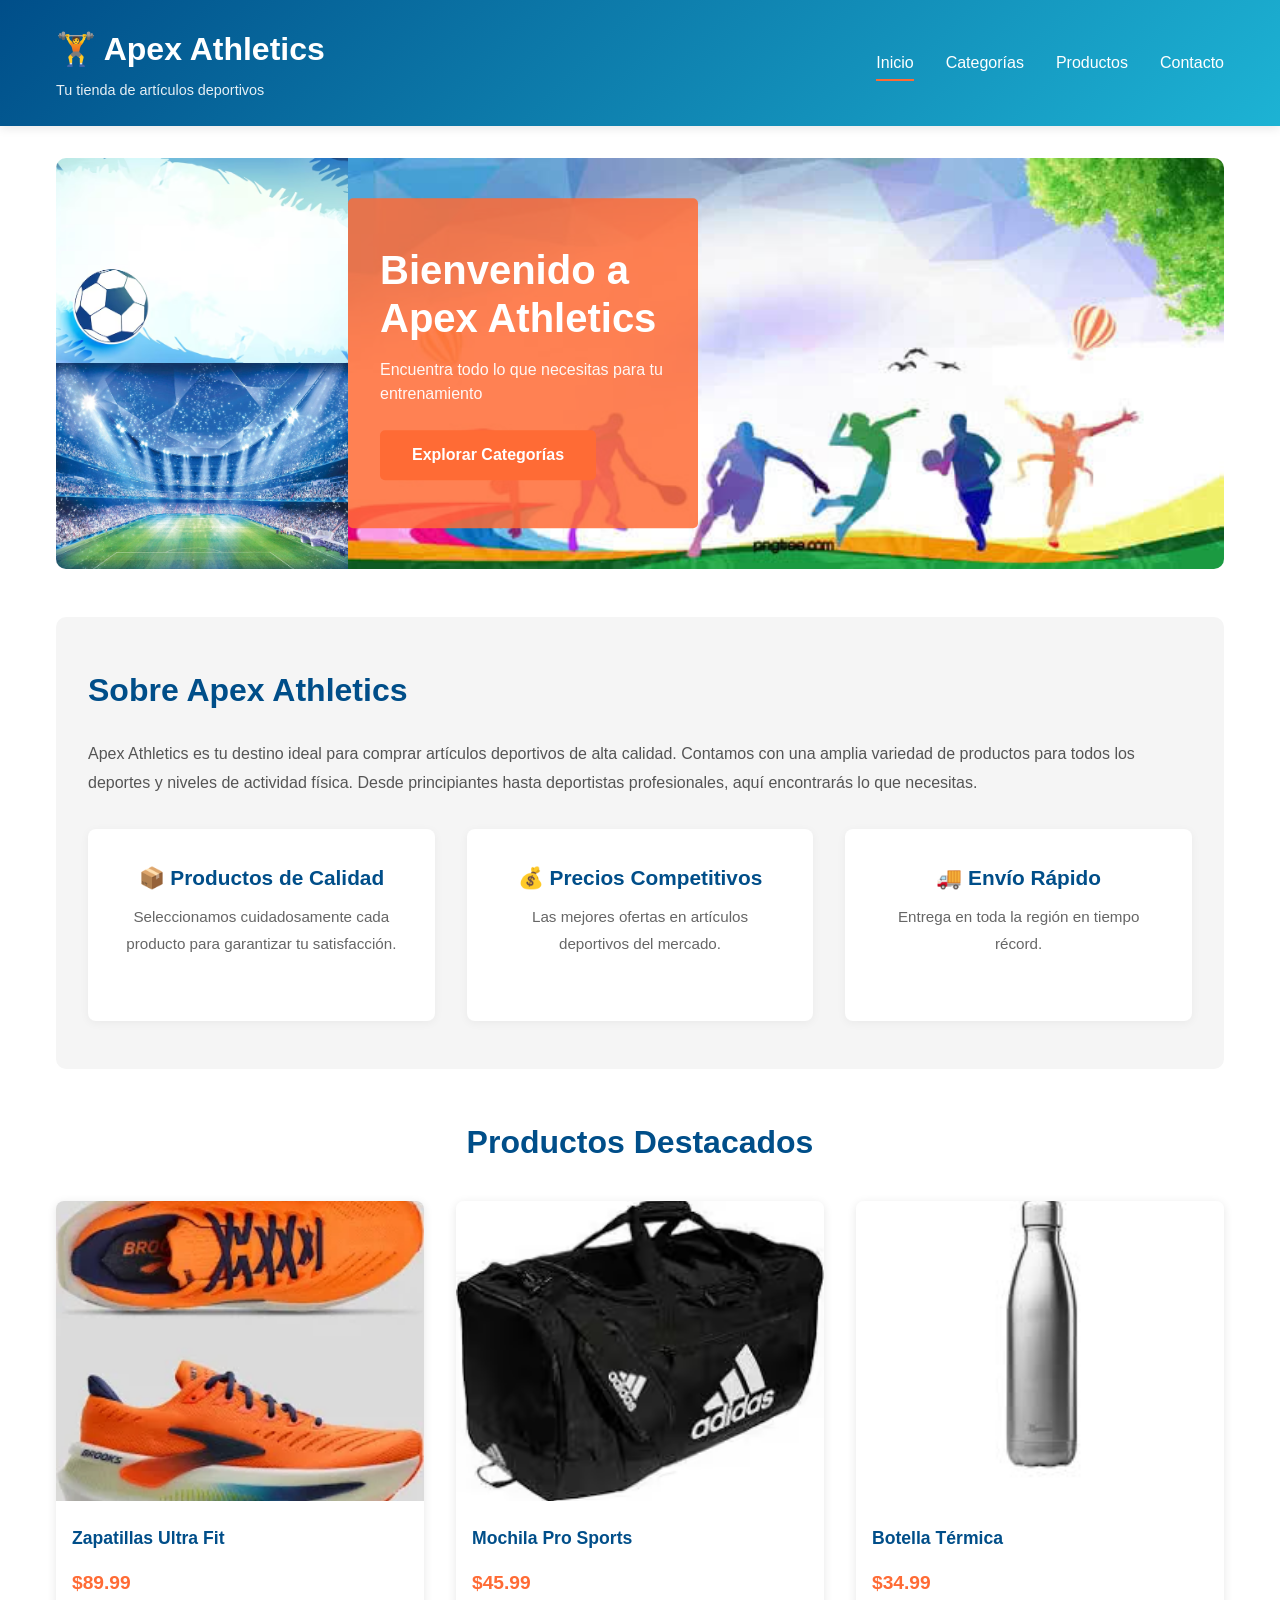
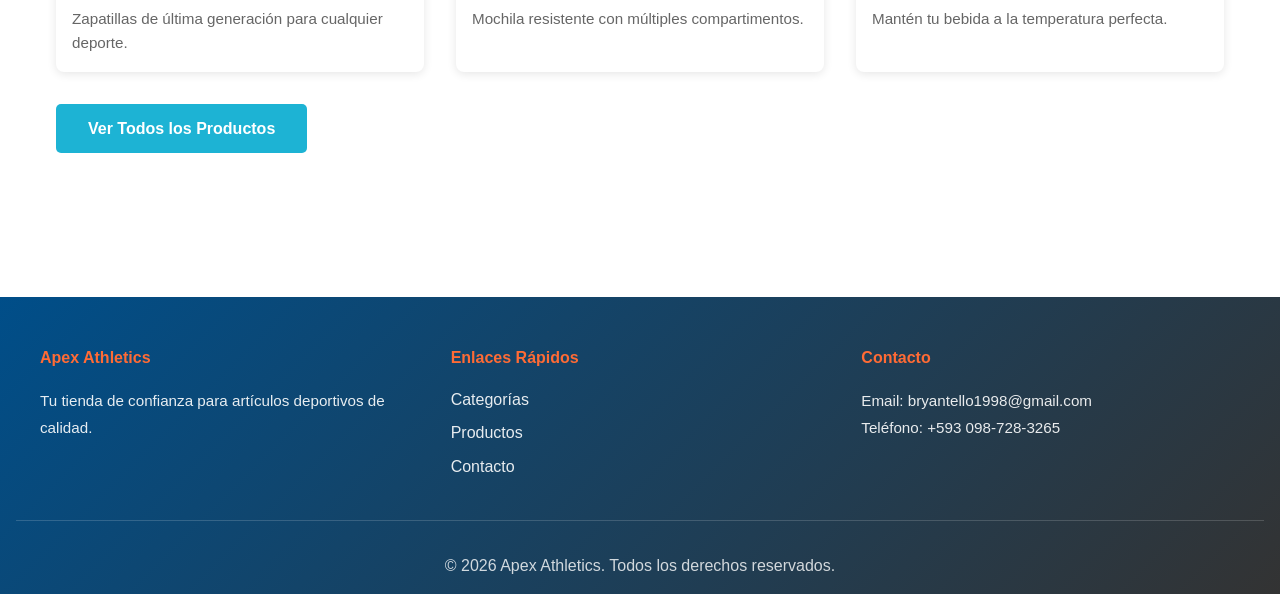
<file: index.html>
<!DOCTYPE html>
<html lang="es">
<head>
    <meta charset="UTF-8">
    <meta name="viewport" content="width=device-width, initial-scale=1.0">
    <title>Apex Athletics - Tienda de Artículos Deportivos</title>
    <link rel="stylesheet" href="assets/css/styles.css">
</head>
<body>
    <!-- Encabezado principal -->
    <header class="header">
        <div class="header-container">
            <div class="logo">
                <h1>🏋️ Apex Athletics</h1>
                <p>Tu tienda de artículos deportivos</p>
            </div>
            <!-- Navegación principal -->
            <nav class="navbar">
                <ul class="nav-list">
                    <li><a href="index.html" class="active">Inicio</a></li>
                    <li><a href="categorias.html">Categorías</a></li>
                    <li><a href="productos.html">Productos</a></li>
                    <li><a href="contacto.html">Contacto</a></li>
                </ul>
            </nav>
        </div>
    </header>

    <!-- Contenido principal -->
    <main class="main-content">
        <!-- Banner principal -->
        <section class="banner">
            <div class="banner-media">
                <picture>
                    <source media="(min-width:1200px)" srcset="assets/img/banners/banner_01.jpg">
                    <source media="(min-width:768px)" srcset="assets/img/banners/banner_01.jpg">
                    <img src="assets/img/banners/banner_01.jpg" alt="Banner principal — tienda deportiva" loading="lazy">
                </picture>
            </div>
            <div class="banner-content">
                <h2>Bienvenido a Apex Athletics</h2>
                <p>Encuentra todo lo que necesitas para tu entrenamiento</p>
                <a href="categorias.html" class="btn btn-primary">Explorar Categorías</a>
            </div>
            <div class="promo-banners">
                <a href="categorias.html#mochilas" class="promo-item">
                    <img src="assets/img/banners/banner_02.jpg" alt="Promoción mochilas" loading="lazy">
                </a>
                <a href="categorias.html#calzado" class="promo-item">
                    <img src="assets/img/banners/banner_03.jpg" alt="Oferta calzado deportivo" loading="lazy">
                </a>
            </div>
        </section>

        <!-- Sección de descripción -->
        <section class="about">
            <div class="about-container">
                <h2>Sobre Apex Athletics</h2>
                <p>
                    Apex Athletics es tu destino ideal para comprar artículos deportivos de alta calidad.
                    Contamos con una amplia variedad de productos para todos los deportes y niveles de actividad física.
                    Desde principiantes hasta deportistas profesionales, aquí encontrarás lo que necesitas.
                </p>
                <article class="features">
                    <div class="feature-item">
                        <h3>📦 Productos de Calidad</h3>
                        <p>Seleccionamos cuidadosamente cada producto para garantizar tu satisfacción.</p>
                    </div>
                    <div class="feature-item">
                        <h3>💰 Precios Competitivos</h3>
                        <p>Las mejores ofertas en artículos deportivos del mercado.</p>
                    </div>
                    <div class="feature-item">
                        <h3>🚚 Envío Rápido</h3>
                        <p>Entrega en toda la región en tiempo récord.</p>
                    </div>
                </article>
            </div>
        </section>

        <!-- Sección de destacados -->
        <section class="featured-products">
            <div class="featured-container">
                <h2>Productos Destacados</h2>
                <div class="products-preview">
                    <article class="product-card">
                        <img src="assets/img/productos/zapatillas-ultra-fit.webp" alt="Zapatillas deportivas profesionales">
                        <h3>Zapatillas Ultra Fit</h3>
                        <p class="price">$89.99</p>
                        <p>Zapatillas de última generación para cualquier deporte.</p>
                    </article>
                    <article class="product-card">
                        <img src="assets/img/productos/mochila-pro-sports.avif" alt="Mochila deportiva">
                        <h3>Mochila Pro Sports</h3>
                        <p class="price">$45.99</p>
                        <p>Mochila resistente con múltiples compartimentos.</p>
                    </article>
                    <article class="product-card">
                        <img src="assets/img/productos/botella-termica.jpg" alt="Botella termo deportiva">
                        <h3>Botella Térmica</h3>
                        <p class="price">$34.99</p>
                        <p>Mantén tu bebida a la temperatura perfecta.</p>
                    </article>
                </div>
                <a href="productos.html" class="btn btn-secondary">Ver Todos los Productos</a>
            </div>
        </section>
    </main>

    <!-- Pie de página -->
    <footer class="footer">
        <div class="footer-container">
            <article class="footer-section">
                <h4>Apex Athletics</h4>
                <p>Tu tienda de confianza para artículos deportivos de calidad.</p>
            </article>
            <article class="footer-section">
                <h4>Enlaces Rápidos</h4>
                <ul>
                    <li><a href="categorias.html">Categorías</a></li>
                    <li><a href="productos.html">Productos</a></li>
                    <li><a href="contacto.html">Contacto</a></li>
                </ul>
            </article>
            <article class="footer-section">
                <h4>Contacto</h4>
                <p>Email: bryantello1998@gmail.com</p>
                <p>Teléfono: +593 098-728-3265</p>
            </article>
        </div>
        <div class="footer-bottom">
            <p>&copy; 2026 Apex Athletics. Todos los derechos reservados.</p>
        </div>
    </footer>
    <script src="assets/js/script.js"></script>
</body>
</html>
</file>
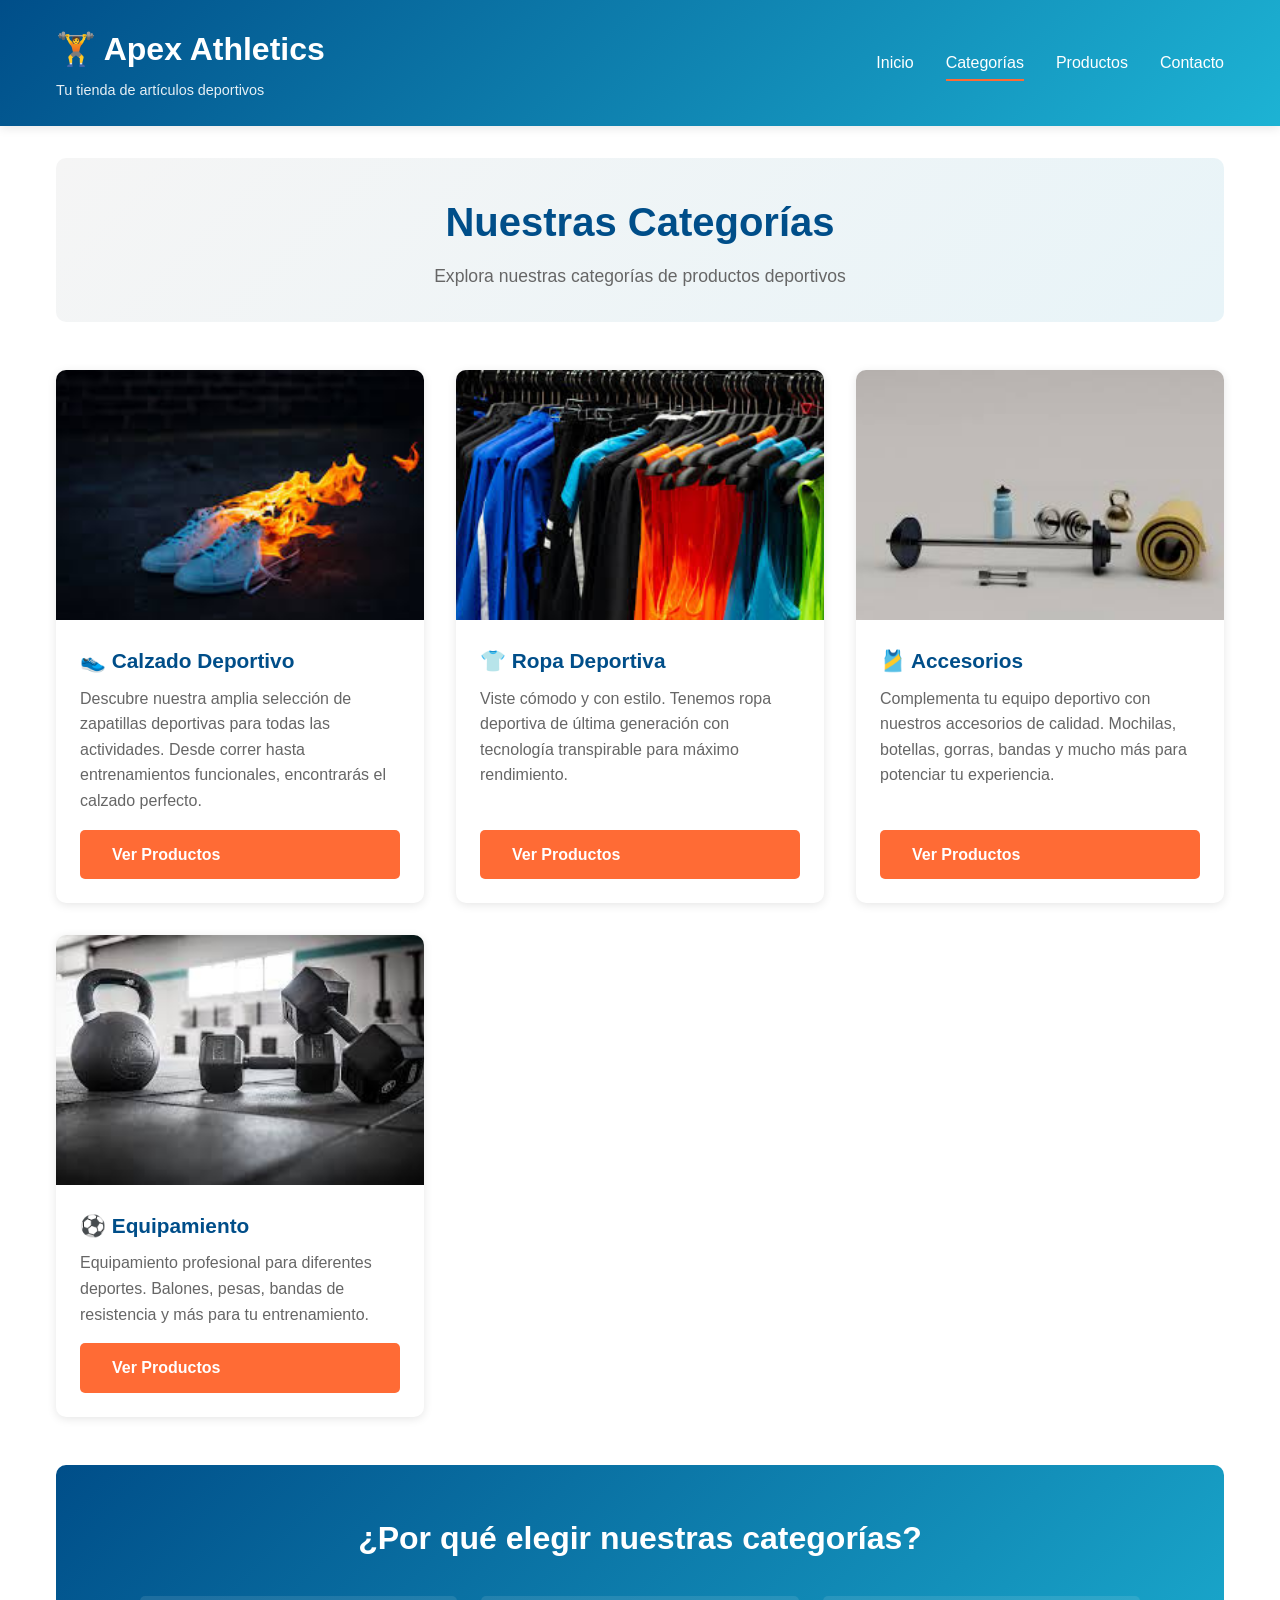
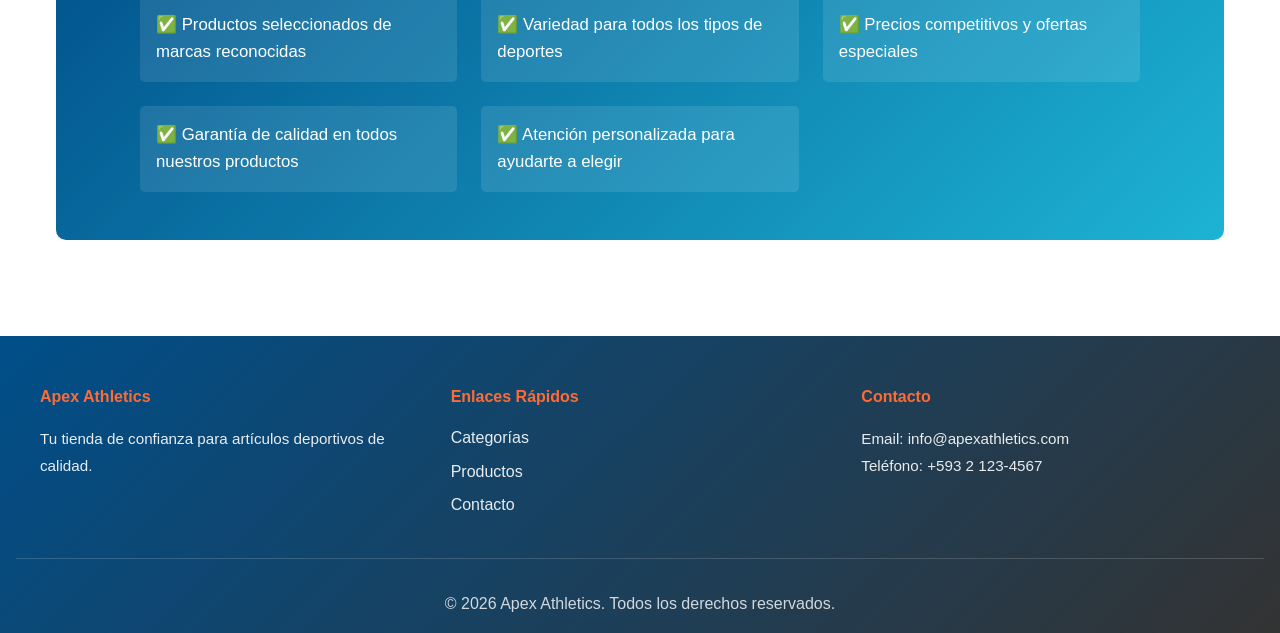
<file: categorias.html>
<!DOCTYPE html>
<html lang="es">
<head>
    <meta charset="UTF-8">
    <meta name="viewport" content="width=device-width, initial-scale=1.0">
    <title>Categorías - Apex Athletics</title>
    <link rel="stylesheet" href="assets/css/styles.css">
</head>
<body>
    <!-- Encabezado principal -->
    <header class="header">
        <div class="header-container">
            <div class="logo">
                <h1>🏋️ Apex Athletics</h1>
                <p>Tu tienda de artículos deportivos</p>
            </div>
            <!-- Navegación principal -->
            <nav class="navbar">
                <ul class="nav-list">
                    <li><a href="index.html">Inicio</a></li>
                    <li><a href="categorias.html" class="active">Categorías</a></li>
                    <li><a href="productos.html">Productos</a></li>
                    <li><a href="contacto.html">Contacto</a></li>
                </ul>
            </nav>
        </div>
    </header>

    <!-- Contenido principal -->
    <main class="main-content">
        <!-- Sección de título -->
        <section class="page-header">
            <h2>Nuestras Categorías</h2>
            <p>Explora nuestras categorías de productos deportivos</p>
        </section>

        <!-- Sección de categorías -->
        <section class="categories-section">
            <div class="categories-container">
                <article class="category-card">
                    <div class="category-image">
                        <img src="assets/img/categorias/Calzado Deportivo.jpg" alt="Calzado Deportivo">
                    </div>
                    <div class="category-content">
                        <h3>👟 Calzado Deportivo</h3>
                        <p>
                            Descubre nuestra amplia selección de zapatillas deportivas para todas las actividades.
                            Desde correr hasta entrenamientos funcionales, encontrarás el calzado perfecto.
                        </p>
                        <a href="productos.html?categoria=calzado" class="btn btn-primary">Ver Productos</a>
                    </div>
                </article>

                <article class="category-card">
                    <div class="category-image">
                        <img src="assets/img/categorias/Ropa Deportiva.jpg" alt="Ropa Deportiva">
                    </div>
                    <div class="category-content">
                        <h3>👕 Ropa Deportiva</h3>
                        <p>
                            Viste cómodo y con estilo. Tenemos ropa deportiva de última generación
                            con tecnología transpirable para máximo rendimiento.
                        </p>
                        <a href="productos.html?categoria=ropa" class="btn btn-primary">Ver Productos</a>
                    </div>
                </article>

                <article class="category-card">
                    <div class="category-image">
                        <img src="assets/img/categorias/Accesorios Deportivos.jpg" alt="Accesorios Deportivos">
                    </div>
                    <div class="category-content">
                        <h3>🎽 Accesorios</h3>
                        <p>
                            Complementa tu equipo deportivo con nuestros accesorios de calidad.
                            Mochilas, botellas, gorras, bandas y mucho más para potenciar tu experiencia.
                        </p>
                        <a href="productos.html?categoria=accesorios" class="btn btn-primary">Ver Productos</a>
                    </div>
                </article>

                <article class="category-card">
                    <div class="category-image">
                        <img src="assets/img/categorias/Equipamiento Deportivo.jpg" alt="Equipamiento Deportivo">
                    </div>
                    <div class="category-content">
                        <h3>⚽ Equipamiento</h3>
                        <p>
                            Equipamiento profesional para diferentes deportes.
                            Balones, pesas, bandas de resistencia y más para tu entrenamiento.
                        </p>
                        <a href="productos.html?categoria=equipamiento" class="btn btn-primary">Ver Productos</a>
                    </div>
                </article>
            </div>
        </section>

        <!-- Sección de información adicional -->
        <section class="category-info">
            <div class="info-container">
                <h2>¿Por qué elegir nuestras categorías?</h2>
                <ul class="info-list">
                    <li>✅ Productos seleccionados de marcas reconocidas</li>
                    <li>✅ Variedad para todos los tipos de deportes</li>
                    <li>✅ Precios competitivos y ofertas especiales</li>
                    <li>✅ Garantía de calidad en todos nuestros productos</li>
                    <li>✅ Atención personalizada para ayudarte a elegir</li>
                </ul>
            </div>
        </section>
    </main>

    <!-- Pie de página -->
    <footer class="footer">
        <div class="footer-container">
            <article class="footer-section">
                <h4>Apex Athletics</h4>
                <p>Tu tienda de confianza para artículos deportivos de calidad.</p>
            </article>
            <article class="footer-section">
                <h4>Enlaces Rápidos</h4>
                <ul>
                    <li><a href="categorias.html">Categorías</a></li>
                    <li><a href="productos.html">Productos</a></li>
                    <li><a href="contacto.html">Contacto</a></li>
                </ul>
            </article>
            <article class="footer-section">
                <h4>Contacto</h4>
                <p>Email: info@apexathletics.com</p>
                <p>Teléfono: +593 2 123-4567</p>
            </article>
        </div>
        <div class="footer-bottom">
            <p>&copy; 2026 Apex Athletics. Todos los derechos reservados.</p>
        </div>
    </footer>
    <script src="assets/js/script.js"></script>
</body>
</html>
</file>
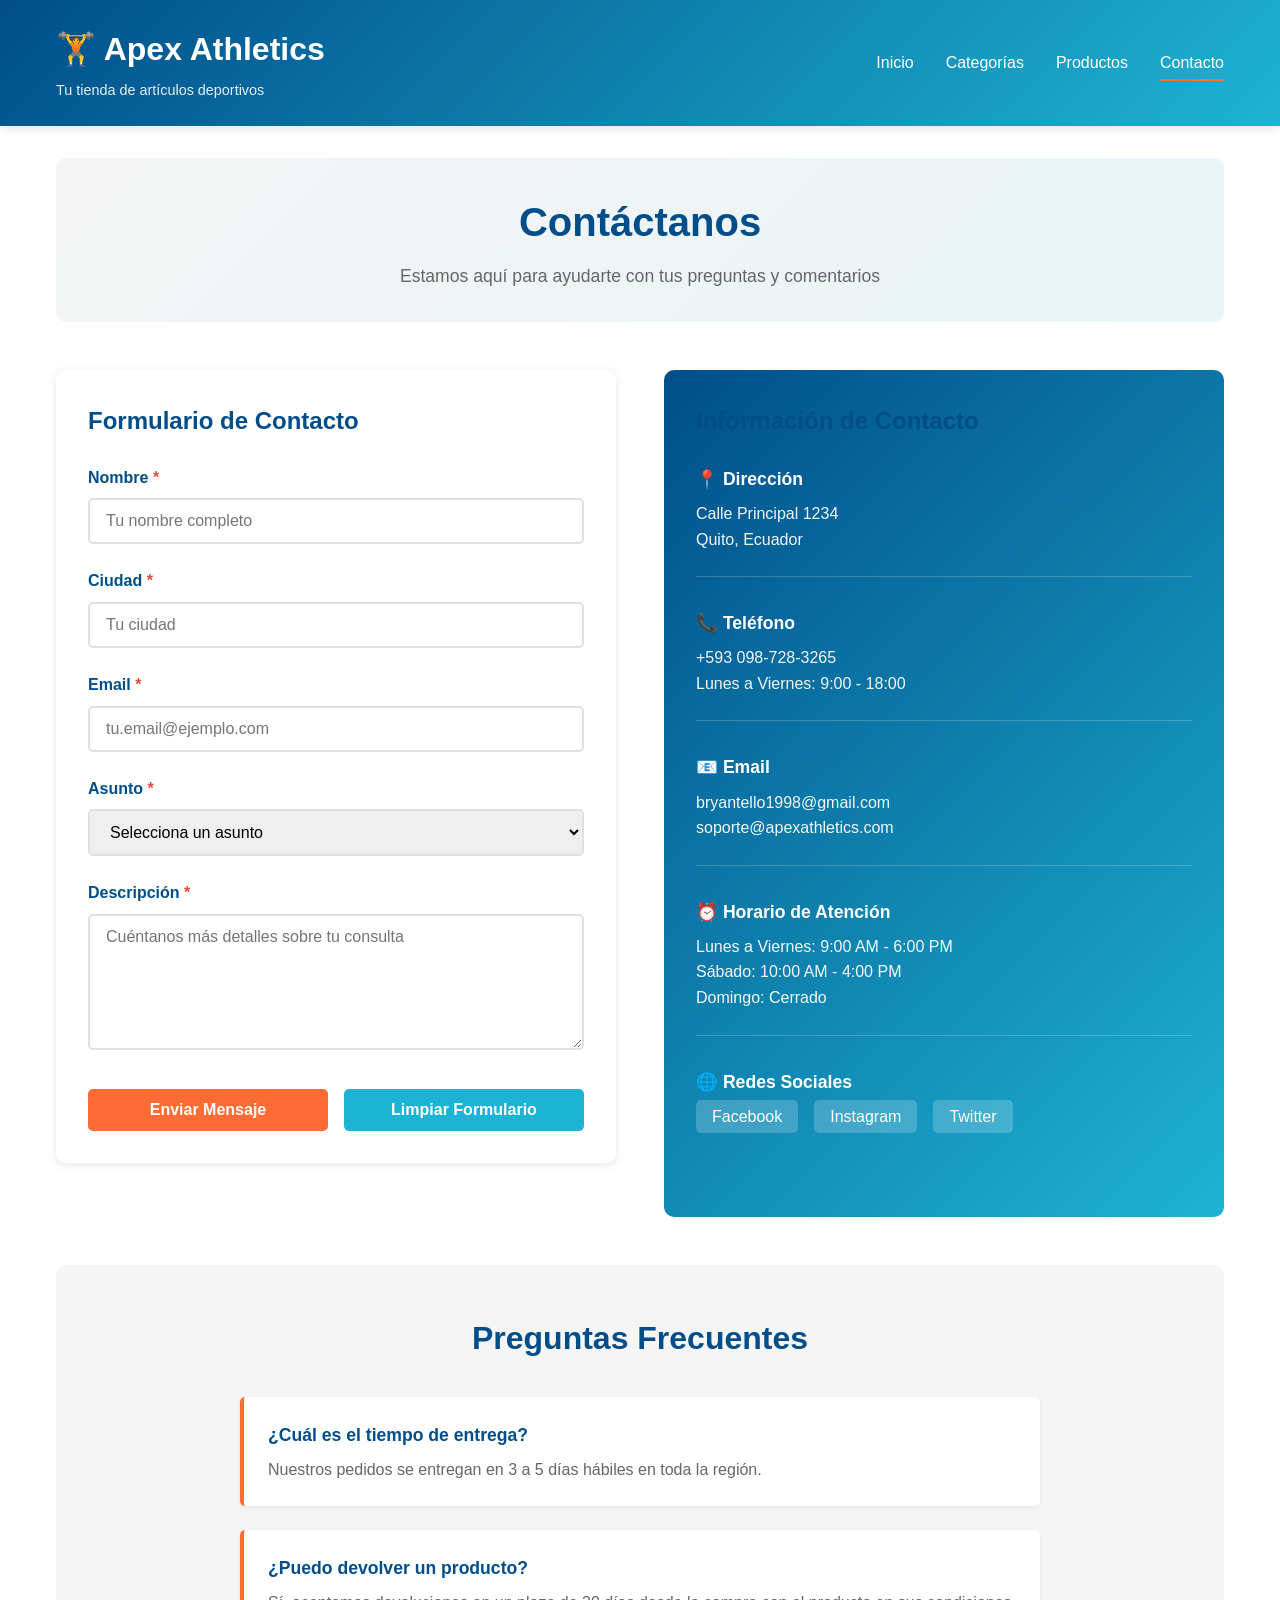
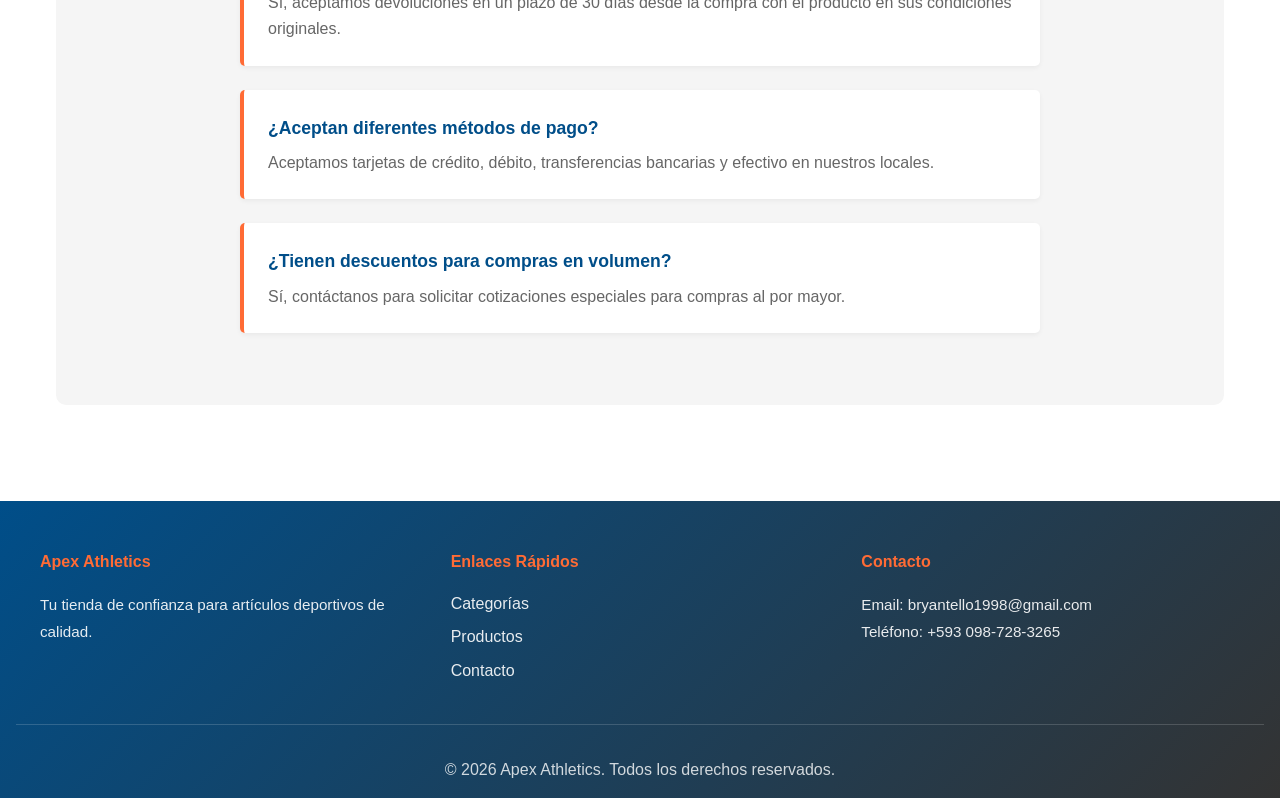
<file: contacto.html>
<!DOCTYPE html>
<html lang="es">
<head>
    <meta charset="UTF-8">
    <meta name="viewport" content="width=device-width, initial-scale=1.0">
    <title>Contacto - Apex Athletics</title>
    <link rel="stylesheet" href="assets/css/styles.css">
</head>
<body>
    <!-- Encabezado principal -->
    <header class="header">
        <div class="header-container">
            <div class="logo">
                <h1>🏋️ Apex Athletics</h1>
                <p>Tu tienda de artículos deportivos</p>
            </div>
            <!-- Navegación principal -->
            <nav class="navbar">
                <ul class="nav-list">
                    <li><a href="index.html">Inicio</a></li>
                    <li><a href="categorias.html">Categorías</a></li>
                    <li><a href="productos.html">Productos</a></li>
                    <li><a href="contacto.html" class="active">Contacto</a></li>
                </ul>
            </nav>
        </div>
    </header>

    <!-- Contenido principal -->
    <main class="main-content">
        <!-- Sección de título -->
        <section class="page-header">
            <h2>Contáctanos</h2>
            <p>Estamos aquí para ayudarte con tus preguntas y comentarios</p>
        </section>

        <!-- Contenedor para el formulario y la información de contacto -->
        <section class="contact-section">
            <div class="contact-container">
                
                <!-- Formulario de contacto -->
                <article class="contact-form-wrapper">
                    <h3>Formulario de Contacto</h3>
                    <form id="contactForm" name="contactForm" novalidate>
                        
                        <!-- Campo Nombre -->
                        <div class="form-group">
                            <label for="nombre">Nombre <span class="required">*</span></label>
                            <input 
                                type="text" 
                                id="nombre" 
                                name="nombre" 
                                placeholder="Tu nombre completo"
                                required
                            >
                            <span class="error-msg" id="nombreError"></span>
                        </div>

                        <!-- Campo Ciudad -->
                        <div class="form-group">
                            <label for="ciudad">Ciudad <span class="required">*</span></label>
                            <input 
                                type="text" 
                                id="ciudad" 
                                name="ciudad" 
                                placeholder="Tu ciudad"
                                required
                            >
                            <span class="error-msg" id="ciudadError"></span>
                        </div>

                        <!-- Campo Email -->
                        <div class="form-group">
                            <label for="email">Email <span class="required">*</span></label>
                            <input 
                                type="email" 
                                id="email" 
                                name="email" 
                                placeholder="tu.email@ejemplo.com"
                                required
                            >
                            <span class="error-msg" id="emailError"></span>
                        </div>

                        <!-- Campo Asunto -->
                        <div class="form-group">
                            <label for="asunto">Asunto <span class="required">*</span></label>
                            <select id="asunto" name="asunto" required>
                                <option value="">Selecciona un asunto</option>
                                <option value="consulta-producto">Consulta sobre un producto</option>
                                <option value="pedido">Consulta sobre mi pedido</option>
                                <option value="devolucion">Devoluciones y cambios</option>
                                <option value="general">Consulta general</option>
                                <option value="sugerencia">Sugerencia o comentario</option>
                            </select>
                            <span class="error-msg" id="asuntoError"></span>
                        </div>

                        <!-- Campo Descripción -->
                        <div class="form-group">
                            <label for="descripcion">Descripción <span class="required">*</span></label>
                            <textarea 
                                id="descripcion" 
                                name="descripcion" 
                                placeholder="Cuéntanos más detalles sobre tu consulta"
                                rows="6"
                                required
                            ></textarea>
                            <span class="error-msg" id="descripcionError"></span>
                        </div>

                        <!-- Botones -->
                        <div class="form-buttons">
                            <button type="submit" class="btn btn-primary">Enviar Mensaje</button>
                            <button type="reset" class="btn btn-secondary">Limpiar Formulario</button>
                        </div>

                        <!-- Mensaje de éxito -->
                        <div id="successMessage" class="success-msg"></div>
                    </form>
                </article>

                <!-- Información de contacto -->
                <article class="contact-info">
                    <h3>Información de Contacto</h3>
                    <div class="info-item">
                        <h4>📍 Dirección</h4>
                        <p>Calle Principal 1234<br>Quito, Ecuador</p>
                    </div>
                    <div class="info-item">
                        <h4>📞 Teléfono</h4>
                        <p>+593 098-728-3265<br>Lunes a Viernes: 9:00 - 18:00</p>
                    </div>
                    <div class="info-item">
                        <h4>📧 Email</h4>
                        <p>bryantello1998@gmail.com<br>soporte@apexathletics.com</p>
                    </div>
                    <div class="info-item">
                        <h4>⏰ Horario de Atención</h4>
                        <p>
                            Lunes a Viernes: 9:00 AM - 6:00 PM<br>
                            Sábado: 10:00 AM - 4:00 PM<br>
                            Domingo: Cerrado
                        </p>
                    </div>
                    <div class="info-item">
                        <h4>🌐 Redes Sociales</h4>
                        <ul class="social-links">
                            <li><a href="#">Facebook</a></li>
                            <li><a href="#">Instagram</a></li>
                            <li><a href="#">Twitter</a></li>
                        </ul>
                    </div>
                </article>
            </div>
        </section>

        <!-- Sección de preguntas frecuentes -->
        <section class="faq-section">
            <div class="faq-container">
                <h2>Preguntas Frecuentes</h2>
                <article class="faq-item">
                    <h4>¿Cuál es el tiempo de entrega?</h4>
                    <p>Nuestros pedidos se entregan en 3 a 5 días hábiles en toda la región.</p>
                </article>
                <article class="faq-item">
                    <h4>¿Puedo devolver un producto?</h4>
                    <p>Sí, aceptamos devoluciones en un plazo de 30 días desde la compra con el producto en sus condiciones originales.</p>
                </article>
                <article class="faq-item">
                    <h4>¿Aceptan diferentes métodos de pago?</h4>
                    <p>Aceptamos tarjetas de crédito, débito, transferencias bancarias y efectivo en nuestros locales.</p>
                </article>
                <article class="faq-item">
                    <h4>¿Tienen descuentos para compras en volumen?</h4>
                    <p>Sí, contáctanos para solicitar cotizaciones especiales para compras al por mayor.</p>
                </article>
            </div>
        </section>
    </main>

    <!-- Pie de página -->
    <footer class="footer">
        <div class="footer-container">
            <article class="footer-section">
                <h4>Apex Athletics</h4>
                <p>Tu tienda de confianza para artículos deportivos de calidad.</p>
            </article>
            <article class="footer-section">
                <h4>Enlaces Rápidos</h4>
                <ul>
                    <li><a href="categorias.html">Categorías</a></li>
                    <li><a href="productos.html">Productos</a></li>
                    <li><a href="contacto.html">Contacto</a></li>
                </ul>
            </article>
            <article class="footer-section">
                <h4>Contacto</h4>
                <p>Email: bryantello1998@gmail.com</p>
                <p>Teléfono: +593 098-728-3265</p>
            </article>
        </div>
        <div class="footer-bottom">
            <p>&copy; 2026 Apex Athletics. Todos los derechos reservados.</p>
        </div>
    </footer>
    <script src="assets/js/script.js"></script>
</body>
</html>
</file>
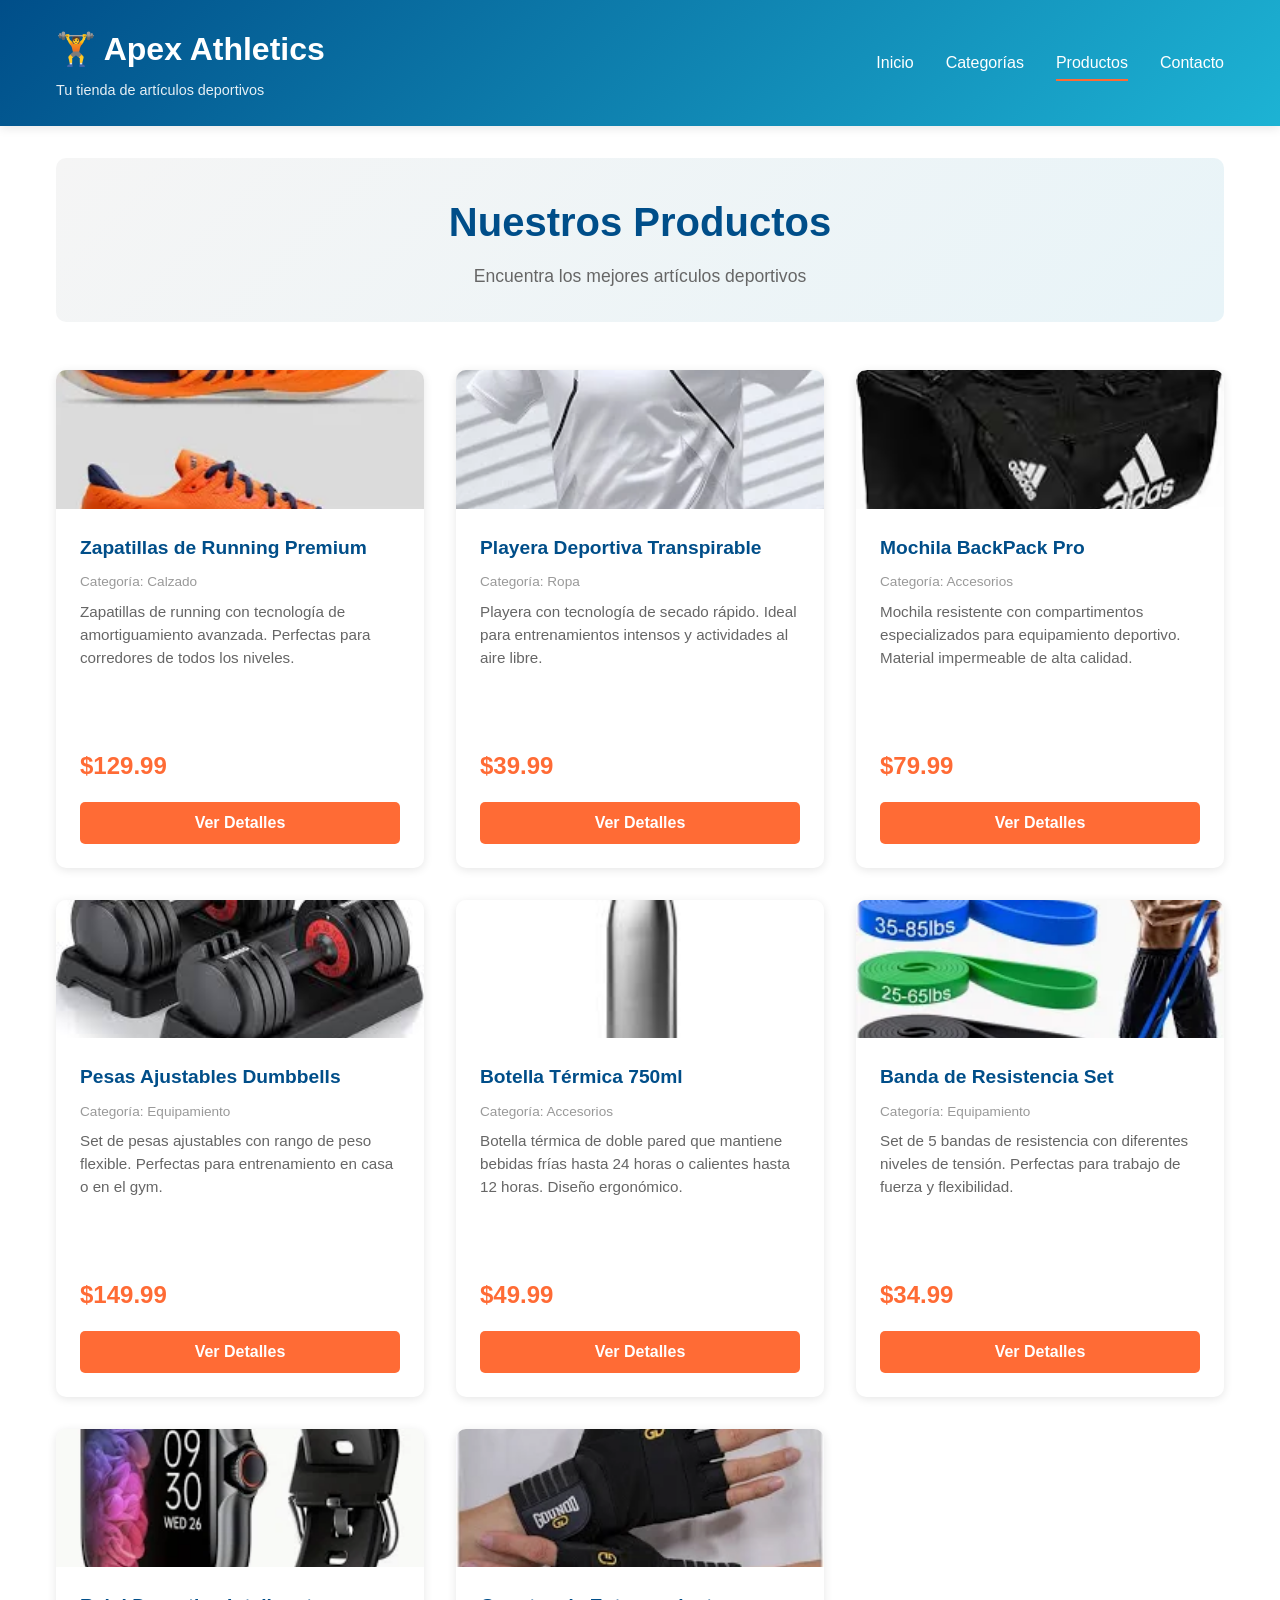
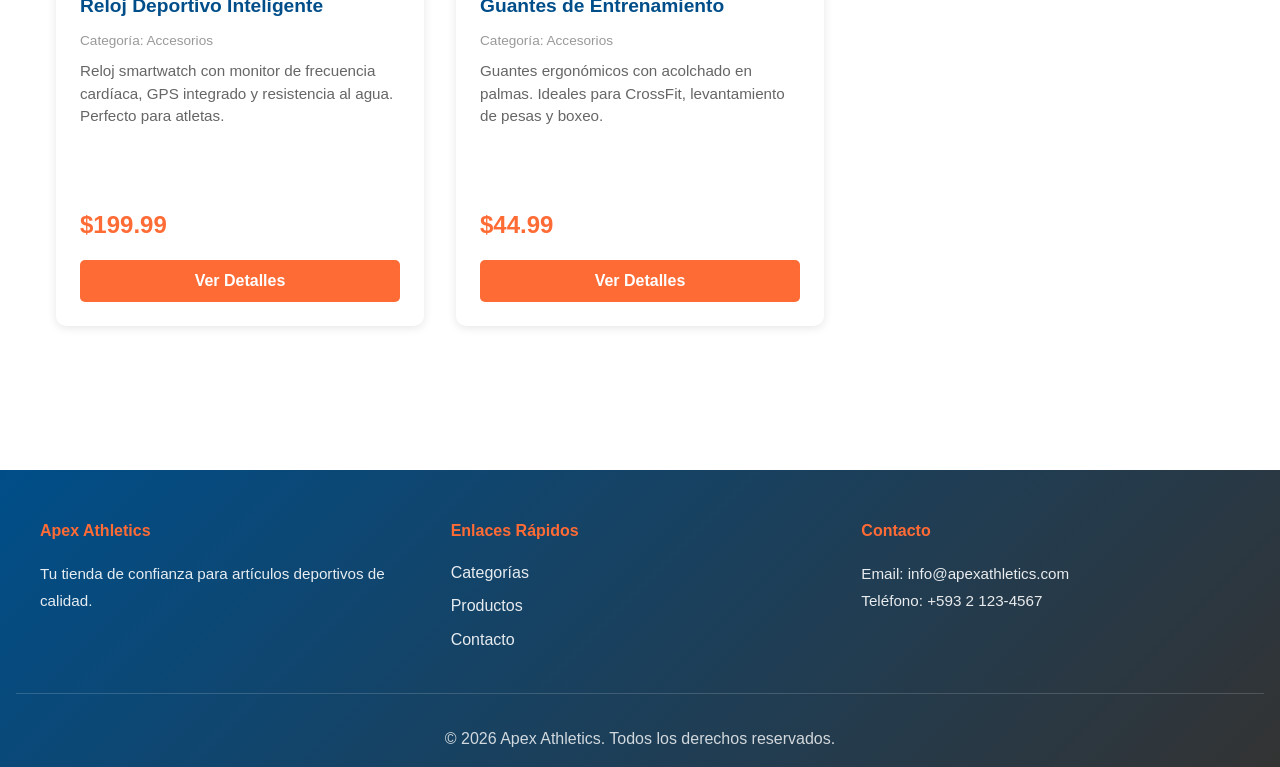
<file: productos.html>
<!DOCTYPE html>
<html lang="es">
<head>
    <meta charset="UTF-8">
    <meta name="viewport" content="width=device-width, initial-scale=1.0">
    <title>Productos - Apex Athletics</title>
    <link rel="stylesheet" href="assets/css/styles.css">
</head>
<body>
    <!-- Encabezado principal -->
    <header class="header">
        <div class="header-container">
            <div class="logo">
                <h1>🏋️ Apex Athletics</h1>
                <p>Tu tienda de artículos deportivos</p>
            </div>
            <!-- Navegación principal -->
            <nav class="navbar">
                <ul class="nav-list">
                    <li><a href="index.html">Inicio</a></li>
                    <li><a href="categorias.html">Categorías</a></li>
                    <li><a href="productos.html" class="active">Productos</a></li>
                    <li><a href="contacto.html">Contacto</a></li>
                </ul>
            </nav>
        </div>
    </header>

    <!-- Contenido principal -->
    <main class="main-content">
        <!-- Sección de título -->
        <section class="page-header">
            <h2>Nuestros Productos</h2>
            <p>Encuentra los mejores artículos deportivos</p>
        </section>

        <!-- Sección de productos -->
        <section class="products-section">
            <div class="products-container">
                
                <!-- Producto 1 -->
                <article class="product-item">
                    <div class="product-image">
                        <img src="assets/img/productos/zapatillas-ultra-fit.webp" alt="Zapatillas de Running Premium">
                    </div>
                    <div class="product-details">
                        <h3>Zapatillas de Running Premium</h3>
                        <p class="category">Categoría: Calzado</p>
                        <p class="description">
                            Zapatillas de running con tecnología de amortiguamiento avanzada.
                            Perfectas para corredores de todos los niveles.
                        </p>
                        <p class="price">$129.99</p>
                        <button class="btn btn-primary" disabled>Ver Detalles</button>
                    </div>
                </article>

                <!-- Producto 2 -->
                <article class="product-item">
                    <div class="product-image">
                        <img src="assets/img/productos/Playera Deportiva Transpirable.webp" alt="Playera Deportiva Transpirable">
                    </div>
                    <div class="product-details">
                        <h3>Playera Deportiva Transpirable</h3>
                        <p class="category">Categoría: Ropa</p>
                        <p class="description">
                            Playera con tecnología de secado rápido. Ideal para entrenamientos
                            intensos y actividades al aire libre.
                        </p>
                        <p class="price">$39.99</p>
                        <button class="btn btn-primary" disabled>Ver Detalles</button>
                    </div>
                </article>

                <!-- Producto 3 -->
                <article class="product-item">
                    <div class="product-image">
                        <img src="assets/img/productos/mochila-pro-sports.avif" alt="Mochila BackPack Pro">
                    </div>
                    <div class="product-details">
                        <h3>Mochila BackPack Pro</h3>
                        <p class="category">Categoría: Accesorios</p>
                        <p class="description">
                            Mochila resistente con compartimentos especializados para equipamiento
                            deportivo. Material impermeable de alta calidad.
                        </p>
                        <p class="price">$79.99</p>
                        <button class="btn btn-primary" disabled>Ver Detalles</button>
                    </div>
                </article>

                <!-- Producto 4 -->
                <article class="product-item">
                    <div class="product-image">
                        <img src="assets/img/productos/Pesas Ajustables Dumbbells.jpg" alt="Pesas Ajustables Dumbbells">
                    </div>
                    <div class="product-details">
                        <h3>Pesas Ajustables Dumbbells</h3>
                        <p class="category">Categoría: Equipamiento</p>
                        <p class="description">
                            Set de pesas ajustables con rango de peso flexible.
                            Perfectas para entrenamiento en casa o en el gym.
                        </p>
                        <p class="price">$149.99</p>
                        <button class="btn btn-primary" disabled>Ver Detalles</button>
                    </div>
                </article>

                <!-- Producto 5 -->
                <article class="product-item">
                    <div class="product-image">
                        <img src="assets/img/productos/botella-termica.jpg" alt="Botella Térmica 750ml">
                    </div>
                    <div class="product-details">
                        <h3>Botella Térmica 750ml</h3>
                        <p class="category">Categoría: Accesorios</p>
                        <p class="description">
                            Botella térmica de doble pared que mantiene bebidas frías hasta 24 horas
                            o calientes hasta 12 horas. Diseño ergonómico.
                        </p>
                        <p class="price">$49.99</p>
                        <button class="btn btn-primary" disabled>Ver Detalles</button>
                    </div>
                </article>

                <!-- Producto 6 -->
                <article class="product-item">
                    <div class="product-image">
                        <img src="assets/img/productos/Banda de Resistencia Set.webp" alt="Banda de Resistencia Set">
                    </div>
                    <div class="product-details">
                        <h3>Banda de Resistencia Set</h3>
                        <p class="category">Categoría: Equipamiento</p>
                        <p class="description">
                            Set de 5 bandas de resistencia con diferentes niveles de tensión.
                            Perfectas para trabajo de fuerza y flexibilidad.
                        </p>
                        <p class="price">$34.99</p>
                        <button class="btn btn-primary" disabled>Ver Detalles</button>
                    </div>
                </article>

                <!-- Producto 7 (Adicional para variedad) -->
                <article class="product-item">
                    <div class="product-image">
                        <img src="assets/img/productos/Reloj Deportivo Inteligente.webp" alt="Reloj Deportivo Inteligente">
                    </div>
                    <div class="product-details">
                        <h3>Reloj Deportivo Inteligente</h3>
                        <p class="category">Categoría: Accesorios</p>
                        <p class="description">
                            Reloj smartwatch con monitor de frecuencia cardíaca, GPS integrado
                            y resistencia al agua. Perfecto para atletas.
                        </p>
                        <p class="price">$199.99</p>
                        <button class="btn btn-primary" disabled>Ver Detalles</button>
                    </div>
                </article>

                <!-- Producto 8 (Adicional para variedad) -->
                <article class="product-item">
                    <div class="product-image">
                        <img src="assets/img/productos/Guantes de Entrenamiento.webp" alt="Guantes de Entrenamiento">
                    </div>
                    <div class="product-details">
                        <h3>Guantes de Entrenamiento</h3>
                        <p class="category">Categoría: Accesorios</p>
                        <p class="description">
                            Guantes ergonómicos con acolchado en palmas. Ideales para CrossFit,
                            levantamiento de pesas y boxeo.
                        </p>
                        <p class="price">$44.99</p>
                        <button class="btn btn-primary" disabled>Ver Detalles</button>
                    </div>
                </article>


            </div>
        </section>
    </main>

    <!-- Pie de página -->
    <footer class="footer">
        <div class="footer-container">
            <article class="footer-section">
                <h4>Apex Athletics</h4>
                <p>Tu tienda de confianza para artículos deportivos de calidad.</p>
            </article>
            <article class="footer-section">
                <h4>Enlaces Rápidos</h4>
                <ul>
                    <li><a href="categorias.html">Categorías</a></li>
                    <li><a href="productos.html">Productos</a></li>
                    <li><a href="contacto.html">Contacto</a></li>
                </ul>
            </article>
            <article class="footer-section">
                <h4>Contacto</h4>
                <p>Email: info@apexathletics.com</p>
                <p>Teléfono: +593 2 123-4567</p>
            </article>
        </div>
        <div class="footer-bottom">
            <p>&copy; 2026 Apex Athletics. Todos los derechos reservados.</p>
        </div>
    </footer>

    <script src="assets/js/script.js"></script>
</body>
</html>
</file>
<file: assets/css/styles.css>
/* ===== ESTILOS GENERALES ===== */
* {
    margin: 0;
    padding: 0;
    box-sizing: border-box;
}

:root {
    --primary-color: #FF6B35;
    --secondary-color: #004E89;
    --accent-color: #1DB3D4;
    --dark-color: #333333;
    --light-color: #F5F5F5;
    --border-color: #E0E0E0;
    --error-color: #E74C3C;
    --success-color: #27AE60;
    --spacing-unit: 1rem;
}

html {
    scroll-behavior: smooth;
}

body {
    font-family: 'Segoe UI', Tahoma, Geneva, Verdana, sans-serif;
    line-height: 1.6;
    color: var(--dark-color);
    background-color: #FFFFFF;
}

/* ===== HEADER ===== */
.header {
    background: linear-gradient(135deg, var(--secondary-color) 0%, var(--accent-color) 100%);
    color: white;
    padding: 1.5rem 0;
    box-shadow: 0 2px 10px rgba(0, 0, 0, 0.1);
    position: sticky;
    top: 0;
    z-index: 100;
}

.header-container {
    max-width: 1200px;
    margin: 0 auto;
    padding: 0 1rem;
    display: flex;
    justify-content: space-between;
    align-items: center;
    flex-wrap: wrap;
    gap: 2rem;
}

.logo {
    flex: 1;
    min-width: 250px;
}

.logo h1 {
    font-size: 2rem;
    margin-bottom: 0.25rem;
    font-weight: 700;
}

.logo p {
    font-size: 0.9rem;
    opacity: 0.9;
}

/* Navegación */
.navbar {
    flex: 1;
    min-width: 250px;
    display: flex;
    justify-content: flex-end;
}

.nav-list {
    display: flex;
    list-style: none;
    gap: 2rem;
    flex-wrap: wrap;
    justify-content: flex-end;
}

.nav-list a {
    color: white;
    text-decoration: none;
    font-weight: 500;
    transition: opacity 0.3s ease, border-bottom 0.3s ease;
    padding-bottom: 0.5rem;
    border-bottom: 2px solid transparent;
}

.nav-list a:hover,
.nav-list a.active {
    opacity: 1;
    border-bottom-color: var(--primary-color);
}

/* ===== CONTENIDO PRINCIPAL ===== */
.main-content {
    max-width: 1200px;
    margin: 0 auto;
    padding: 2rem 1rem;
}

/* ===== SECCIONES COMUNES ===== */
.page-header {
    text-align: center;
    margin-bottom: 3rem;
    padding: 2rem 1rem;
    background: linear-gradient(135deg, var(--light-color) 0%, #E8F4F8 100%);
    border-radius: 10px;
}

.page-header h2 {
    font-size: 2.5rem;
    color: var(--secondary-color);
    margin-bottom: 0.5rem;
}

.page-header p {
    font-size: 1.1rem;
    color: #666;
}

/* ===== BANNER ===== */
.banner {
    display: flex;
    gap: 0;
    margin-bottom: 3rem;
    border-radius: 10px;
    overflow: hidden;
    min-height: 400px;
    position: relative;
}

.banner-media {
    flex: 1;
    overflow: hidden;
    min-width: 50%;
    order: 2;
}

.banner-media img,
.banner-media picture {
    width: 100%;
    height: 100%;
    object-fit: cover;
    display: block;
}

.promo-banners {
    flex: 0 0 25%;
    display: flex;
    flex-direction: column;
    gap: 0;
    order: 1;
    overflow: hidden;
}

.promo-item {
    flex: 1;
    overflow: hidden;
    text-decoration: none;
    display: block;
    transition: transform 0.3s ease;
}

.promo-item:hover {
    transform: scale(1.05);
}

.promo-item img {
    width: 100%;
    height: 100%;
    object-fit: cover;
    display: block;
}

.banner-content {
    position: absolute;
    left: 25%;
    top: 50%;
    transform: translateY(-50%);
    width: auto;
    color: white;
    background: rgba(255, 107, 53, 0.85);
    padding: 3rem 2rem;
    border-radius: 5px;
    max-width: 350px;
    text-align: left;
    z-index: 10;
}

.banner-content h2 {
    font-size: 2.5rem;
    margin-bottom: 1rem;
    font-weight: 700;
    line-height: 1.2;
}

.banner-content p {
    font-size: 1rem;
    margin-bottom: 1.5rem;
    opacity: 0.95;
    line-height: 1.5;
}

/* ===== BOTONES ===== */
.btn {
    display: inline-block;
    padding: 0.75rem 2rem;
    border: none;
    border-radius: 5px;
    font-size: 1rem;
    cursor: pointer;
    transition: all 0.3s ease;
    text-decoration: none;
    font-weight: 600;
}

.btn-primary {
    background-color: var(--primary-color);
    color: white;
}

.btn-primary:hover {
    background-color: #E55A2B;
    transform: translateY(-2px);
    box-shadow: 0 5px 15px rgba(255, 107, 53, 0.3);
}

.btn-secondary {
    background-color: var(--accent-color);
    color: white;
}

.btn-secondary:hover {
    background-color: #1A9FB5;
    transform: translateY(-2px);
    box-shadow: 0 5px 15px rgba(29, 179, 212, 0.3);
}

/* ===== SECCIÓN ABOUT ===== */
.about {
    margin-bottom: 3rem;
}

.about-container {
    background: var(--light-color);
    padding: 3rem 2rem;
    border-radius: 10px;
}

.about-container h2 {
    color: var(--secondary-color);
    margin-bottom: 1.5rem;
    font-size: 2rem;
}

.about-container p {
    line-height: 1.8;
    margin-bottom: 2rem;
    color: #555;
}

.features {
    display: grid;
    grid-template-columns: repeat(auto-fit, minmax(250px, 1fr));
    gap: 2rem;
    margin-top: 2rem;
}

.feature-item {
    background: white;
    padding: 2rem;
    border-radius: 8px;
    text-align: center;
    box-shadow: 0 2px 10px rgba(0, 0, 0, 0.05);
    transition: transform 0.3s ease, box-shadow 0.3s ease;
}

.feature-item:hover {
    transform: translateY(-5px);
    box-shadow: 0 5px 20px rgba(0, 0, 0, 0.1);
}

.feature-item h3 {
    color: var(--secondary-color);
    margin-bottom: 0.5rem;
    font-size: 1.3rem;
}

.feature-item p {
    color: #666;
    font-size: 0.95rem;
}

/* ===== PRODUCTOS DESTACADOS ===== */
.featured-products {
    margin-bottom: 3rem;
}

.featured-container h2 {
    text-align: center;
    color: var(--secondary-color);
    margin-bottom: 2rem;
    font-size: 2rem;
}

.products-preview {
    display: grid;
    grid-template-columns: repeat(auto-fit, minmax(280px, 1fr));
    gap: 2rem;
    margin-bottom: 2rem;
}

.product-card {
    background: white;
    border-radius: 8px;
    overflow: hidden;
    box-shadow: 0 2px 10px rgba(0, 0, 0, 0.1);
    transition: transform 0.3s ease, box-shadow 0.3s ease;
}

.product-card:hover {
    transform: translateY(-5px);
    box-shadow: 0 5px 20px rgba(0, 0, 0, 0.15);
}

.product-card img {
    width: 100%;
    height: 300px;
    object-fit: cover;
    background: var(--light-color);
}

.product-card h3 {
    color: var(--secondary-color);
    padding: 1rem;
    margin: 0;
    font-size: 1.1rem;
}

.product-card .price {
    padding: 0 1rem;
    color: var(--primary-color);
    font-weight: 700;
    font-size: 1.2rem;
}

.product-card p {
    padding: 0.5rem 1rem 1rem;
    color: #666;
    font-size: 0.95rem;
}

/* ===== SECCIÓN CATEGORÍAS ===== */
.categories-section {
    margin-bottom: 3rem;
}

.categories-container {
    display: grid;
    grid-template-columns: repeat(auto-fit, minmax(300px, 1fr));
    gap: 2rem;
}

.category-card {
    background: white;
    border-radius: 10px;
    overflow: hidden;
    box-shadow: 0 2px 10px rgba(0, 0, 0, 0.1);
    transition: transform 0.3s ease, box-shadow 0.3s ease;
    display: flex;
    flex-direction: column;
}

.category-card:hover {
    transform: translateY(-5px);
    box-shadow: 0 5px 20px rgba(0, 0, 0, 0.15);
}

.category-image {
    overflow: hidden;
    height: 250px;
}

.category-image img {
    width: 100%;
    height: 100%;
    object-fit: cover;
    transition: transform 0.3s ease;
}

.category-card:hover .category-image img {
    transform: scale(1.05);
}

.category-content {
    padding: 1.5rem;
    flex: 1;
    display: flex;
    flex-direction: column;
}

.category-content h3 {
    color: var(--secondary-color);
    margin-bottom: 0.5rem;
    font-size: 1.3rem;
}

.category-content p {
    color: #666;
    flex: 1;
    margin-bottom: 1rem;
    line-height: 1.6;
}

.category-info {
    background: linear-gradient(135deg, var(--secondary-color) 0%, var(--accent-color) 100%);
    color: white;
    padding: 3rem 2rem;
    border-radius: 10px;
    margin-top: 3rem;
}

.info-container h2 {
    text-align: center;
    margin-bottom: 2rem;
    font-size: 2rem;
}

.info-list {
    list-style: none;
    display: grid;
    grid-template-columns: repeat(auto-fit, minmax(250px, 1fr));
    gap: 1.5rem;
    max-width: 1000px;
    margin: 0 auto;
}

.info-list li {
    padding: 1rem;
    background: rgba(255, 255, 255, 0.1);
    border-radius: 5px;
    font-size: 1.05rem;
}

/* ===== SECCIÓN PRODUCTOS ===== */
.filter-section {
    margin-bottom: 2rem;
    background: var(--light-color);
    padding: 1.5rem;
    border-radius: 8px;
}

.filter-container {
    display: flex;
    align-items: center;
    gap: 1rem;
    flex-wrap: wrap;
}

.filter-container label {
    font-weight: 600;
    color: var(--secondary-color);
}

.filter-container select {
    padding: 0.75rem 1rem;
    border: 2px solid var(--border-color);
    border-radius: 5px;
    font-size: 1rem;
    cursor: pointer;
    background: white;
    transition: border-color 0.3s ease;
}

.filter-container select:focus {
    outline: none;
    border-color: var(--primary-color);
}

.products-section {
    margin-bottom: 3rem;
}

.products-container {
    display: grid;
    grid-template-columns: repeat(auto-fill, minmax(300px, 1fr));
    gap: 2rem;
}

.product-item {
    background: white;
    border-radius: 10px;
    overflow: hidden;
    box-shadow: 0 2px 10px rgba(0, 0, 0, 0.1);
    transition: transform 0.3s ease, box-shadow 0.3s ease;
    display: flex;
    flex-direction: column;
}

.product-item:hover {
    transform: translateY(-5px);
    box-shadow: 0 5px 20px rgba(0, 0, 0, 0.15);
}

.product-image {
    width: 100%;
    height: 200px;
    background: var(--light-color);
    display: flex;
    align-items: center;
    justify-content: center;
    overflow: hidden;
}

.product-image img {
    width: 100%;
    height: 100%;
    object-fit: cover;
}

.product-details {
    padding: 1.5rem;
    display: flex;
    flex-direction: column;
    height: 100%;
}

.product-details h3 {
    color: var(--secondary-color);
    margin-bottom: 0.5rem;
    font-size: 1.2rem;
}

.product-details .category {
    color: #999;
    font-size: 0.85rem;
    margin-bottom: 0.5rem;
}

.product-details .description {
    color: #666;
    font-size: 0.95rem;
    margin-bottom: 1rem;
    line-height: 1.5;
    flex: 1;
}

.product-details .price {
    color: var(--primary-color);
    font-size: 1.5rem;
    font-weight: 700;
    margin-bottom: 1rem;
    margin-top: auto;
}

/* ===== FORMULARIO DE CONTACTO ===== */
.contact-section {
    margin-bottom: 3rem;
}

.contact-container {
    display: grid;
    grid-template-columns: 1fr 1fr;
    gap: 3rem;
    align-items: start;
}

.contact-form-wrapper {
    background: white;
    padding: 2rem;
    border-radius: 10px;
    box-shadow: 0 2px 10px rgba(0, 0, 0, 0.1);
}

.contact-form-wrapper h3,
.contact-info h3 {
    color: var(--secondary-color);
    margin-bottom: 1.5rem;
    font-size: 1.5rem;
}

.form-group {
    margin-bottom: 1.5rem;
}

.form-group label {
    display: block;
    margin-bottom: 0.5rem;
    font-weight: 600;
    color: var(--secondary-color);
}

.required {
    color: var(--error-color);
    font-weight: 700;
}

.form-group input,
.form-group select,
.form-group textarea {
    width: 100%;
    padding: 0.75rem 1rem;
    border: 2px solid var(--border-color);
    border-radius: 5px;
    font-size: 1rem;
    font-family: inherit;
    transition: border-color 0.3s ease;
}

.form-group input:focus,
.form-group select:focus,
.form-group textarea:focus {
    outline: none;
    border-color: var(--accent-color);
    box-shadow: 0 0 0 3px rgba(29, 179, 212, 0.1);
}

.form-group input.error,
.form-group select.error,
.form-group textarea.error {
    border-color: var(--error-color);
}

.error-msg {
    display: block;
    color: var(--error-color);
    font-size: 0.85rem;
    margin-top: 0.25rem;
    font-weight: 500;
}

.error-msg.show {
    display: block;
}

.form-buttons {
    display: flex;
    gap: 1rem;
    margin-top: 2rem;
}

.form-buttons button {
    flex: 1;
}

.success-msg {
    display: none;
    background: var(--success-color);
    color: white;
    padding: 1rem;
    border-radius: 5px;
    margin-top: 1rem;
    text-align: center;
    font-weight: 600;
}

.success-msg.show {
    display: block;
}

/* Información de contacto */
.contact-info {
    background: linear-gradient(135deg, var(--secondary-color) 0%, var(--accent-color) 100%);
    color: white;
    padding: 2rem;
    border-radius: 10px;
}

.info-item {
    margin-bottom: 2rem;
    padding-bottom: 1.5rem;
    border-bottom: 1px solid rgba(255, 255, 255, 0.2);
}

.info-item:last-child {
    border-bottom: none;
}

.info-item h4 {
    font-size: 1.1rem;
    margin-bottom: 0.5rem;
}

.info-item p {
    opacity: 0.95;
}

.social-links {
    list-style: none;
    display: flex;
    gap: 1rem;
    flex-wrap: wrap;
}

.social-links a {
    color: white;
    text-decoration: none;
    background: rgba(255, 255, 255, 0.2);
    padding: 0.5rem 1rem;
    border-radius: 5px;
    transition: background 0.3s ease;
}

.social-links a:hover {
    background: rgba(255, 255, 255, 0.3);
}

/* ===== SECCIÓN FAQ ===== */
.faq-section {
    background: var(--light-color);
    padding: 3rem 2rem;
    border-radius: 10px;
    margin-top: 3rem;
}

.faq-container h2 {
    text-align: center;
    color: var(--secondary-color);
    margin-bottom: 2rem;
    font-size: 2rem;
}

.faq-container {
    max-width: 800px;
    margin: 0 auto;
}

.faq-item {
    background: white;
    padding: 1.5rem;
    margin-bottom: 1.5rem;
    border-left: 4px solid var(--primary-color);
    border-radius: 5px;
    box-shadow: 0 2px 5px rgba(0, 0, 0, 0.05);
}

.faq-item h4 {
    color: var(--secondary-color);
    margin-bottom: 0.5rem;
    font-size: 1.1rem;
}

.faq-item p {
    color: #666;
    line-height: 1.6;
}

/* ===== FOOTER ===== */
.footer {
    background: linear-gradient(135deg, var(--secondary-color) 0%, var(--dark-color) 100%);
    color: white;
    padding: 3rem 1rem 1rem;
    margin-top: 4rem;
}

.footer-container {
    max-width: 1200px;
    margin: 0 auto;
    display: grid;
    grid-template-columns: repeat(auto-fit, minmax(250px, 1fr));
    gap: 2rem;
    margin-bottom: 2rem;
}

.footer-section h4 {
    margin-bottom: 1rem;
    color: var(--primary-color);
}

.footer-section p {
    opacity: 0.9;
    line-height: 1.8;
    font-size: 0.95rem;
}

.footer-section ul {
    list-style: none;
}

.footer-section ul li {
    margin-bottom: 0.5rem;
}

.footer-section a {
    color: white;
    text-decoration: none;
    opacity: 0.9;
    transition: opacity 0.3s ease;
}

.footer-section a:hover {
    opacity: 1;
    text-decoration: underline;
}

.footer-bottom {
    text-align: center;
    padding-top: 2rem;
    border-top: 1px solid rgba(255, 255, 255, 0.2);
    opacity: 0.8;
}

/* ===== NOTIFICACIÓN ===== */
.notification {
    display: none;
    position: fixed;
    top: 100px;
    right: 20px;
    background: var(--success-color);
    color: white;
    padding: 1rem 1.5rem;
    border-radius: 5px;
    box-shadow: 0 2px 10px rgba(0, 0, 0, 0.2);
    z-index: 1000;
    animation: slideIn 0.3s ease;
}

.notification.show {
    display: block;
}

@keyframes slideIn {
    from {
        transform: translateX(100%);
        opacity: 0;
    }
    to {
        transform: translateX(0);
        opacity: 1;
    }
}

/* ===== MEDIA QUERIES - TABLETS ===== */
@media (max-width: 768px) {
    /* Header ajustado */
    .header-container {
        flex-direction: column;
        gap: 1rem;
    }

    .logo h1 {
        font-size: 1.6rem;
    }

    .navbar {
        width: 100%;
        justify-content: center;
    }

    .nav-list {
        justify-content: center;
        gap: 1rem;
        font-size: 0.9rem;
    }

    /* Banner responsivo */
    .banner {
        flex-direction: column;
        min-height: 500px;
    }

    .banner-media {
        order: 1;
        flex: 0 0 60%;
        min-width: 100%;
    }

    .promo-banners {
        flex: 0 0 40%;
        flex-direction: row;
        width: 100%;
    }

    .promo-item {
        flex: 1;
    }

    .banner-content {
        position: absolute;
        left: 50%;
        transform: translate(-50%, -50%);
        top: 45%;
        width: 90%;
        max-width: 300px;
        padding: 2rem 1.5rem;
    }

    .banner-content h2 {
        font-size: 1.8rem;
    }

    .banner-content p {
        font-size: 0.9rem;
    }

    /* Page header */
    .page-header h2 {
        font-size: 1.8rem;
    }

    /* Grid layouts */
    .products-preview,
    .products-container,
    .categories-container,
    .features {
        grid-template-columns: repeat(auto-fit, minmax(200px, 1fr));
        gap: 1.5rem;
    }

    /* Contact layout */
    .contact-container {
        grid-template-columns: 1fr;
        gap: 2rem;
    }

    /* Form buttons */
    .form-buttons {
        flex-direction: column;
    }

    .form-buttons button {
        width: 100%;
    }

    /* Footer */
    .footer-container {
        grid-template-columns: 1fr;
        text-align: center;
    }

    .notification {
        right: 10px;
        left: 10px;
    }
}

/* ===== MEDIA QUERIES - MÓVILES ===== */
@media (max-width: 480px) {
    /* Reset generales */
    .main-content {
        padding: 1rem;
    }

    /* Header */
    .header {
        padding: 1rem 0;
    }

    .header-container {
        gap: 0.5rem;
    }

    .logo h1 {
        font-size: 1.3rem;
    }

    .logo p {
        font-size: 0.8rem;
    }

    .navbar {
        width: 100%;
    }

    .nav-list {
        gap: 0.5rem;
        font-size: 0.8rem;
    }

    /* Banner móvil */
    .banner {
        min-height: 350px;
        flex-direction: column;
    }

    .banner-media {
        flex: 0 0 55%;
    }

    .promo-banners {
        flex: 0 0 45%;
    }

    .banner-content {
        position: absolute;
        left: 50%;
        transform: translate(-50%, -50%);
        top: 45%;
        width: 85%;
        max-width: 280px;
        padding: 1.5rem 1rem;
    }

    .banner-content h2 {
        font-size: 1.4rem;
    }

    .banner-content p {
        font-size: 0.85rem;
    }

    .btn {
        font-size: 0.9rem;
        padding: 0.6rem 1.5rem;
    }

    /* Page header */
    .page-header {
        padding: 1.5rem 1rem;
        margin-bottom: 1.5rem;
    }

    .page-header h2 {
        font-size: 1.5rem;
    }

    .page-header p {
        font-size: 1rem;
    }

    /* About section */
    .about-container {
        padding: 1.5rem;
    }

    .about-container h2 {
        font-size: 1.5rem;
    }

    .features {
        grid-template-columns: 1fr;
        gap: 1rem;
    }

    /* Products */
    .products-container,
    .products-preview,
    .categories-container {
        grid-template-columns: 1fr;
        gap: 1rem;
    }

    .product-card,
    .category-card {
        margin-bottom: 0;
    }

    .product-image {
        height: 150px;
    }

    .category-image {
        height: 180px;
    }

    /* Filter */
    .filter-container {
        flex-direction: column;
        align-items: stretch;
    }

    .filter-container select {
        width: 100%;
    }

    /* Contact form */
    .contact-form-wrapper,
    .contact-info {
        padding: 1.5rem;
    }

    .contact-form-wrapper h3,
    .contact-info h3 {
        font-size: 1.2rem;
    }

    /* Buttons */
    .btn {
        padding: 0.6rem 1.5rem;
        font-size: 0.9rem;
    }

    /* Footer */
    .footer {
        padding: 2rem 1rem 1rem;
    }

    .footer-section h4 {
        font-size: 1rem;
    }

    .social-links {
        justify-content: center;
    }

    /* FAQs */
    .faq-item {
        padding: 1rem;
        margin-bottom: 1rem;
    }

    .faq-item h4 {
        font-size: 1rem;
    }

    /* Info list */
    .info-list {
        grid-template-columns: 1fr;
        gap: 1rem;
    }

    .info-list li {
        padding: 0.75rem;
    }

    /* Notification */
    .notification {
        right: 5px;
        left: 5px;
        top: 80px;
        font-size: 0.9rem;
    }
}

/* ===== IMPRESIÓN ===== */
@media print {
    .header,
    .footer,
    .navbar,
    .btn,
    .notification {
        display: none;
    }

    body {
        background: white;
    }

    .main-content {
        padding: 0;
    }
}
</file>
